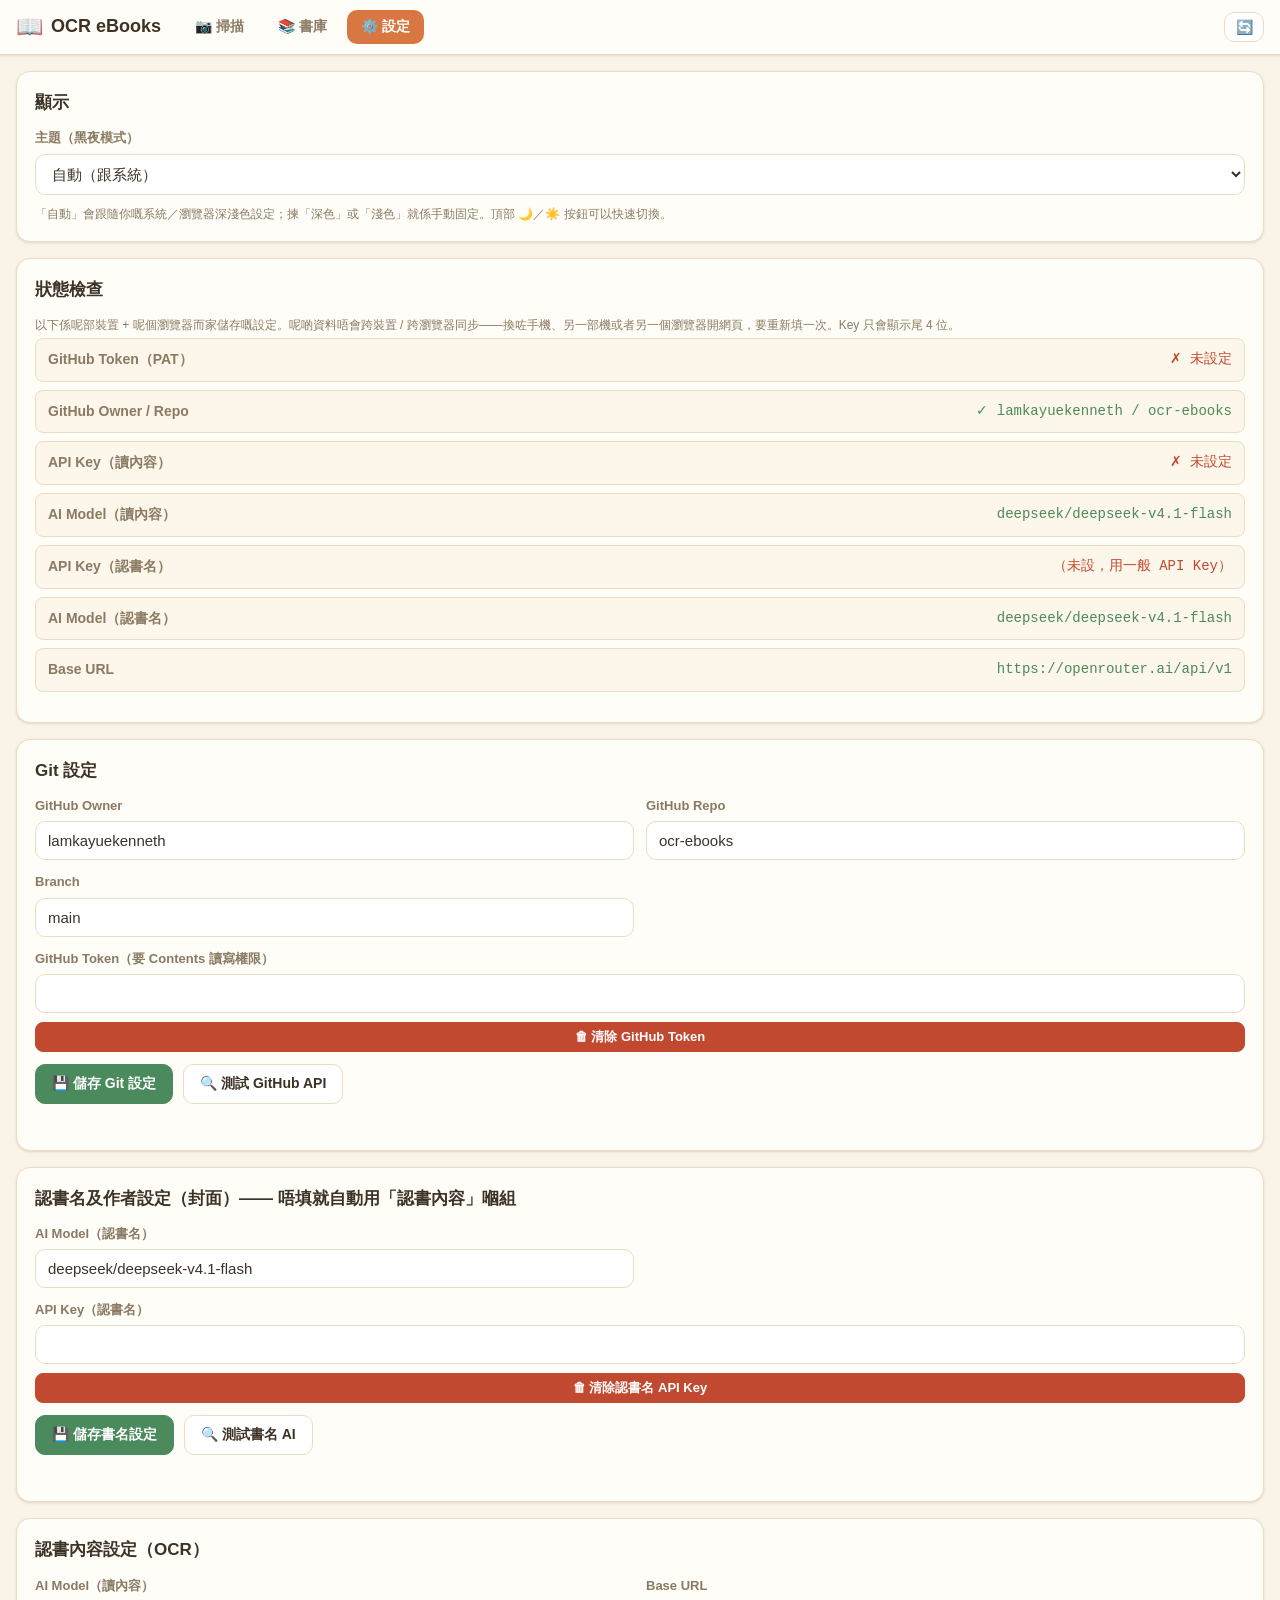
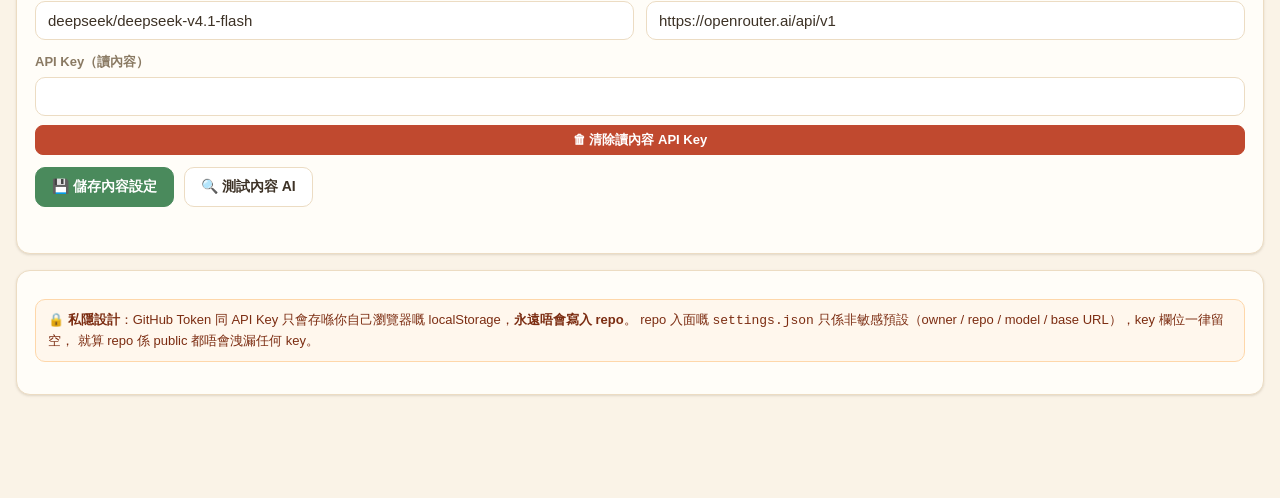
<file: index.html>
<!DOCTYPE html>
<html lang="zh-Hant">
<head>
<meta charset="UTF-8">
<meta name="viewport" content="width=device-width, initial-scale=1, viewport-fit=cover">
<title>OCR eBooks — 書本掃描記事</title>
<link rel="icon" href="data:image/svg+xml,<svg xmlns='http://www.w3.org/2000/svg' viewBox='0 0 100 100'><text y='.9em' font-size='90'>📖</text></svg>">
<link rel="stylesheet" href="style.css?v=2">
</head>
<body>

<header class="app-header">
  <div class="brand"><span class="logo">📖</span> OCR eBooks <span id="ver-info" class="ver-info" title="最後一次 push 到 GitHub 嘅版本時間">…</span></div>
  <nav class="tabs" id="tabs">
    <button class="tab active" data-tab="scan">📷 掃描</button>
    <button class="tab" data-tab="library">📚 書庫</button>
    <button class="tab" data-tab="settings">⚙️ 設定</button>
  </nav>
  <button class="btn theme-toggle" id="btn-theme" title="主題：自動（跟系統）（撳一下切換）">🔄</button>
</header>

<main>
  <!-- ============ 掃描頁 ============ -->
  <section id="page-scan" class="page active">

    <!-- 書名 / 作者 -->
    <div class="card">
      <h2>書本資料</h2>
      <div class="row-2">
        <label>書名
          <input id="book-title" class="input" placeholder="書名（可以手動輸入）" autocomplete="off">
        </label>
        <label>作者
          <input id="book-author" class="input" placeholder="作者" autocomplete="off">
        </label>
      </div>
      <div class="book-dropzone" id="book-dropzone">
        <p class="dz-text">📕 將書名 / 封面圖片拖到呢度，或撳下面按鈕，AI 會自動認書名及作者</p>
        <div class="btn-group">
          <button type="button" class="btn" id="btn-book-camera">📸 即時影相</button>
          <button type="button" class="btn" id="btn-book-browse">🖼 瀏覽上傳</button>
          <button type="button" class="btn" id="btn-book-paste">📋 貼上剪貼簿</button>
        </div>
        <input type="file" id="book-file-input" accept="image/*" hidden>
        <input type="file" id="book-camera-input" accept="image/*" capture="environment" hidden>
        <p class="hint">提示：貼上（Ctrl+V）圖片時，如果滑鼠指住呢個框，就會當封面處理；否則當書頁相片。</p>
      </div>
    </div>

    <!-- 頁面相片上傳 -->
    <div class="card">
      <h2>頁面照片</h2>
      <div class="dropzone" id="page-dropzone">
        <p class="dz-text">📄 拖曳書頁圖片到呢度（可多張）</p>
        <div class="btn-group">
          <button type="button" class="btn primary" id="btn-camera">📸 即時影相</button>
          <button type="button" class="btn primary" id="btn-browse">🖼 瀏覽上傳</button>
          <button type="button" class="btn primary" id="btn-page-paste">📋 貼上剪貼簿</button>
          <button type="button" class="btn accent" id="btn-analyze">🤖 AI 分析</button>
        </div>
        <input type="file" id="page-file-input" accept="image/*" multiple hidden>
        <input type="file" id="page-camera-input" accept="image/*" capture="environment" hidden>
        <p class="hint">支援多張圖片。相片只會喺瀏覽器記憶體處理，分析完唔會儲存去 repo 或任何地方。</p>
      </div>
      <div id="thumb-grid" class="thumb-grid"></div>
      <div id="progress" class="progress hidden"></div>
    </div>

    <!-- AI 結果 -->
    <div class="card">
      <h2>AI 辨識結果（每張相獨立核對儲存）</h2>
      <div class="toolbar">
        <label class="grow">儲存檔名
          <input id="file-name" class="input" placeholder="例如 physics（唔使打 .json）" autocomplete="off">
        </label>
        <button type="button" class="btn" id="btn-pick-existing" style="align-self:flex-end">📂 選擇現有檔案（append）</button>
      </div>
      <div id="result-cards" class="result-cards"></div>
    </div>
  </section>

  <!-- ============ 書庫頁 ============ -->
  <section id="page-library" class="page">
    <div class="card">
      <h2>書庫</h2>
      <input id="lib-filter" class="input filter" placeholder="🔍 篩選書名 / 作者 / 檔案名稱...">
      <div class="table-wrap">
        <table id="lib-table">
          <thead>
            <tr><th style="width:22%">檔案</th><th style="width:30%">書名</th><th style="width:30%">作者</th><th style="width:10%">條目</th><th style="width:130px"></th></tr>
          </thead>
          <tbody></tbody>
        </table>
      </div>
      <p class="hint" id="lib-hint"></p>
    </div>

    <div class="card hidden" id="book-detail-card">
      <h2 id="book-detail-title"></h2>
      <p class="hint">按 Page 排序；每條 row 都可以直接編輯，刪除後撳「儲存修改」寫返入 repo。</p>
      <div class="picker-filters" id="detail-filters">
        <input id="df-topic" class="input" placeholder="🔍 篩選 Topic">
        <input id="df-chapter" class="input" placeholder="🔍 篩選 Chapter">
        <input id="df-content" class="input" placeholder="🔍 篩選 Content">
        <button type="button" class="btn small" id="btn-clear-detail-filters" title="清除全部篩選">✕ 清除</button>
      </div>
      <div class="table-wrap">
        <table id="book-detail-table">
          <thead>
            <tr><th style="width:17%">Topic<br><small>章・頁</small></th><th style="width:calc(83% - 36px)">Content</th><th style="width:36px"></th></tr>
          </thead>
          <tbody></tbody>
        </table>
      </div>
      <div class="btn-group" style="margin-top:10px">
        <button type="button" class="btn" id="btn-detail-add-row">＋ 手動新增一行</button>
      </div>
      <div class="btn-group">
        <button type="button" class="btn success" id="btn-detail-save">💾 儲存修改</button>
        <button type="button" class="btn" id="btn-detail-back">✕ 關閉此書</button>
      </div>
    </div>
  </section>

  <!-- ============ 設定頁 ============ -->
  <section id="page-settings" class="page">
    <div class="card">
      <h2>顯示</h2>
      <div class="form-grid">
        <label class="span-2">主題（黑夜模式）
          <select id="theme-select" class="input">
            <option value="auto">自動（跟系統）</option>
            <option value="light">淺色（手動）</option>
            <option value="dark">深色（手動）</option>
          </select>
        </label>
      </div>
      <p class="hint">「自動」會跟隨你嘅系統／瀏覽器深淺色設定；揀「深色」或「淺色」就係手動固定。頂部 🌙／☀️ 按鈕可以快速切換。</p>
    </div>

    <div class="card">
      <h2>狀態檢查</h2>
      <p class="hint">以下係呢部裝置 + 呢個瀏覽器而家儲存嘅設定。呢啲資料唔會跨裝置 / 跨瀏覽器同步——換咗手機、另一部機或者另一個瀏覽器開網頁，要重新填一次。Key 只會顯示尾 4 位。</p>
      <div class="status-table">
        <div class="st-row"><span class="st-label">GitHub Token（PAT）</span><span class="st-value" id="st-gh-token">—</span></div>
        <div class="st-row"><span class="st-label">GitHub Owner / Repo</span><span class="st-value" id="st-gh-repo">—</span></div>
        <div class="st-row"><span class="st-label">API Key（讀內容）</span><span class="st-value" id="st-api-key">—</span></div>
        <div class="st-row"><span class="st-label">AI Model（讀內容）</span><span class="st-value" id="st-model">—</span></div>
        <div class="st-row"><span class="st-label">API Key（認書名）</span><span class="st-value" id="st-title-api-key">—</span></div>
        <div class="st-row"><span class="st-label">AI Model（認書名）</span><span class="st-value" id="st-title-model">—</span></div>
        <div class="st-row"><span class="st-label">Base URL</span><span class="st-value" id="st-base-url">—</span></div>
      </div>
    </div>

    <div class="card">
      <h2>Git 設定</h2>
      <div class="form-grid">
        <label>GitHub Owner
          <input id="set-owner" class="input" autocomplete="off">
        </label>
        <label>GitHub Repo
          <input id="set-repo" class="input" autocomplete="off">
        </label>
        <label>Branch
          <input id="set-branch" class="input" autocomplete="off">
        </label>
        <label class="span-2">GitHub Token（要 Contents 讀寫權限）
          <input id="set-gh-token" class="input" type="password" autocomplete="off">
          <button type="button" class="btn small danger mt-4" id="btn-clear-gh-token">🗑 清除 GitHub Token</button>
        </label>
      </div>
      <div class="btn-group">
        <button type="button" class="btn success" id="btn-save-git">💾 儲存 Git 設定</button>
        <button type="button" class="btn" id="btn-test-gh">🔍 測試 GitHub API</button>
      </div>
      <div id="test-result-gh" class="status"></div>
    </div>

    <div class="card">
      <h2>認書名及作者設定（封面）—— 唔填就自動用「認書內容」嗰組</h2>
      <div class="form-grid">
        <label>AI Model（認書名）
          <input id="set-title-model" class="input" autocomplete="off">
        </label>
        <label class="span-2">API Key（認書名）
          <input id="set-title-api-key" class="input" type="password" autocomplete="off">
          <button type="button" class="btn small danger mt-4" id="btn-clear-title-api-key">🗑 清除認書名 API Key</button>
        </label>
      </div>
      <div class="btn-group">
        <button type="button" class="btn success" id="btn-save-title">💾 儲存書名設定</button>
        <button type="button" class="btn" id="btn-test-title-ai">🔍 測試書名 AI</button>
      </div>
      <div id="test-result-title" class="status"></div>
    </div>

    <div class="card">
      <h2>認書內容設定（OCR）</h2>
      <div class="form-grid">
        <label>AI Model（讀內容）
          <input id="set-model" class="input" autocomplete="off">
        </label>
        <label>Base URL
          <input id="set-base-url" class="input" autocomplete="off">
        </label>
        <label class="span-2">API Key（讀內容）
          <input id="set-api-key" class="input" type="password" autocomplete="off">
          <button type="button" class="btn small danger mt-4" id="btn-clear-api-key">🗑 清除讀內容 API Key</button>
        </label>
      </div>
      <div class="btn-group">
        <button type="button" class="btn success" id="btn-save-content">💾 儲存內容設定</button>
        <button type="button" class="btn" id="btn-test-ai">🔍 測試內容 AI</button>
      </div>
      <div id="test-result-ai" class="status"></div>
    </div>

    <div class="card">
      <div class="security-note">
        🔒 <b>私隱設計</b>：GitHub Token 同 API Key 只會存喺你自己瀏覽器嘅 localStorage，<b>永遠唔會寫入 repo</b>。
        repo 入面嘅 <code>settings.json</code> 只係非敏感預設（owner / repo / model / base URL），key 欄位一律留空，
        就算 repo 係 public 都唔會洩漏任何 key。
      </div>
    </div>
  </section>
</main>

<div class="modal-overlay hidden" id="file-picker-modal">
  <div class="modal">
    <div class="modal-header">
      <h2>📂 選擇現有書檔（新內容會 append 喺後面）</h2>
      <button type="button" class="modal-close" id="file-picker-close" title="關閉">✕</button>
    </div>
    <div class="picker-filters">
      <input id="fp-filter-file" class="input" placeholder="🔍 篩選檔案名">
      <input id="fp-filter-title" class="input" placeholder="🔍 篩選書名">
      <input id="fp-filter-author" class="input" placeholder="🔍 篩選作者">
    </div>
    <div class="table-wrap">
      <table id="file-picker-table">
        <thead>
          <tr><th style="width:24%">檔案</th><th style="width:30%">書名</th><th style="width:30%">作者</th><th style="width:16%">條目</th></tr>
        </thead>
        <tbody></tbody>
      </table>
    </div>
    <p class="hint" id="fp-hint"></p>
  </div>
</div>

<!-- 書庫：編輯書名 / 作者 popup -->
<div class="modal-overlay hidden" id="book-meta-modal">
  <div class="modal">
    <div class="modal-header">
      <h2>📚 編輯書名及作者</h2>
      <button type="button" class="modal-close" id="book-meta-close" title="關閉">✕</button>
    </div>
    <div class="modal-body">
      <p class="hint" id="book-meta-file"></p>
      <label>檔名（可以重新命名，自動補 .json）
        <input id="book-meta-filename" class="input" autocomplete="off">
      </label>
      <div class="row-2">
        <label>書名
          <input id="book-meta-title" class="input" placeholder="書名（可以手動輸入）" autocomplete="off">
        </label>
        <label>作者
          <input id="book-meta-author" class="input" placeholder="作者" autocomplete="off">
        </label>
      </div>
      <div class="book-dropzone" id="book-meta-dropzone">
        <p class="dz-text">📕 將書名 / 封面圖片拖到呢度，或撳下面按鈕，AI 會自動認書名及作者</p>
        <div class="btn-group">
          <button type="button" class="btn" id="btn-book-meta-camera">📸 即時影相</button>
          <button type="button" class="btn" id="btn-book-meta-browse">🖼 瀏覽上傳</button>
          <button type="button" class="btn" id="btn-book-meta-paste">📋 貼上剪貼簿</button>
        </div>
        <input type="file" id="book-meta-file-input" accept="image/*" hidden>
        <input type="file" id="book-meta-camera-input" accept="image/*" capture="environment" hidden>
        <p class="hint">提示：貼上（Ctrl+V）圖片時，如果滑鼠指住呢個框，就會當封面處理。</p>
      </div>
      <div class="btn-group" style="margin-top:12px">
        <button type="button" class="btn success" id="btn-book-meta-save">💾 儲存書名 / 作者</button>
        <button type="button" class="btn" id="btn-book-meta-cancel">取消</button>
      </div>
      <div id="book-meta-status" class="status"></div>
    </div>
  </div>
</div>

<div id="toast" class="toast"></div>

<!-- 全屏灰色 loading 遮罩（AI 分析期間防止操作） -->
<div id="loading-overlay" class="loading-overlay hidden">
  <div class="loading-box">
    <div class="spinner"></div>
    <div id="loading-text">處理中…</div>
  </div>
</div>

<!-- 全屏內容編輯框（撳 content textbox 彈出，方便放大編輯） -->
<div id="full-edit-overlay" class="full-edit-overlay hidden">
  <div class="full-edit-box">
    <div class="full-edit-header">
      <span id="full-edit-title">📝 編輯內容</span>
      <button id="full-edit-discard" class="btn danger">🗑 捨棄變更</button>
      <button id="full-edit-close" class="btn success">✓ 完成</button>
    </div>
    <textarea id="full-edit-text" spellcheck="false"></textarea>
  </div>
</div>

<script src="app.js?v=2"></script>
</body>
</html>
</file>
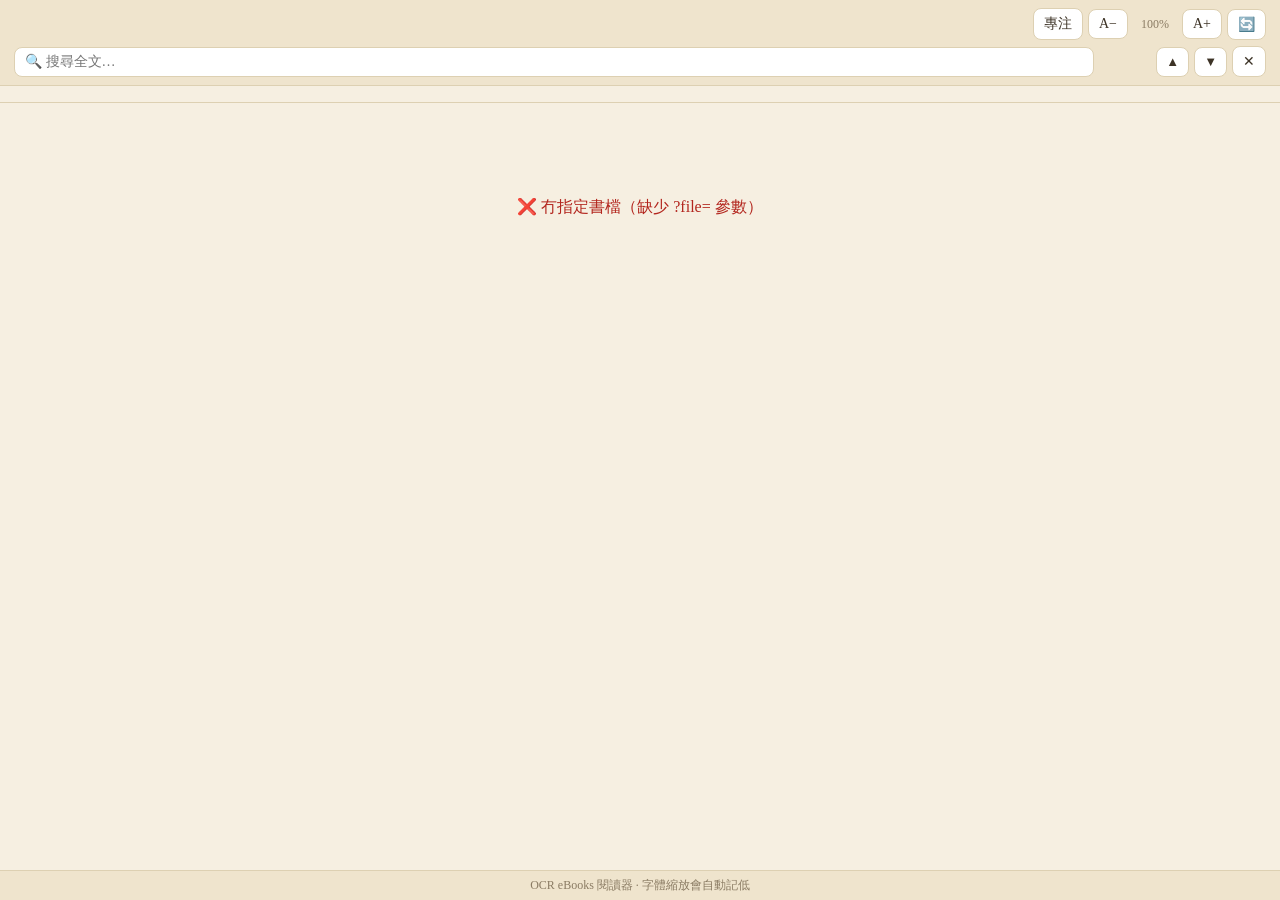
<file: reader.html>
<!DOCTYPE html>
<html lang="zh-Hant">
<head>
<meta charset="UTF-8">
<meta name="viewport" content="width=device-width, initial-scale=1">
<title>閱讀器 · OCR eBooks</title>
<style>
:root {
  --paper: #f6efe1;
  --paper2: #efe4cd;
  --ink: #3d3326;
  --muted: #8a7b63;
  --accent: #a8622a;
  --mark: #ffd54f;
  --mark-act: #ffb300;
  --line: #ddd0b2;
}
* { box-sizing: border-box; margin: 0; padding: 0; }
body {
  background: var(--paper); color: var(--ink);
  font-family: 'Noto Serif SC', 'Songti SC', 'STSong', Georgia, 'Times New Roman', serif;
}
header {
  position: sticky; top: 0; z-index: 20;
  background: var(--paper2); border-bottom: 1px solid var(--line);
  padding: 8px 14px;
  display: flex; flex-wrap: wrap; align-items: center; gap: 6px 12px;
}
/* 行 1：書名 + font 調整（A−/A+ 喺書名最右邊同一行） */
.row1 { display: flex; align-items: center; gap: 10px; width: 100%; min-width: 0; }
.book-title {
  font-size: 18px; font-weight: 800; letter-spacing: .5px;
  margin-right: auto; min-width: 0;
  overflow: hidden; text-overflow: ellipsis; white-space: nowrap;
}
.ctl { display: flex; align-items: center; gap: 5px; flex: 0 0 auto; }
/* 行 2：搜尋相關全部同一行 */
.row2 { display: flex; align-items: center; width: 100%; min-width: 0; }
.search-wrap { display: flex; align-items: center; gap: 5px; width: 100%; min-width: 0; }
.btn {
  font-family: inherit; font-size: 14px;
  background: #fff; color: var(--ink);
  border: 1px solid var(--line); border-radius: 8px;
  padding: 6px 10px; cursor: pointer;
}
.btn:hover { background: #fdf8ee; }
.btn:disabled { opacity: .4; cursor: default; }
#font-pct { font-size: 12px; color: var(--muted); min-width: 44px; text-align: center; }
#search {
  font-family: inherit; font-size: 14px;
  border: 1px solid var(--line); border-radius: 8px;
  padding: 6px 10px; flex: 1 1 auto; min-width: 0; background: #fff;
}
#count {
  font-size: 12px; color: var(--muted); white-space: nowrap; min-width: 52px; text-align: center;
  align-self: center; line-height: 1;
}
.arrow { padding: 6px 9px; font-size: 13px; }
.focus-btn.active { background: var(--accent); color: #fff; border-color: var(--accent); }
/* 黑夜模式（body.dark，同主 app 共用 ocreb_settings.theme：auto / light / dark） */
body.dark {
  --paper: #1b1712;
  --paper2: #241e16;
  --ink: #e6dccb;
  --muted: #a79a82;
  --accent: #d98b52;
  --mark: #a9742e;
  --mark-act: #c78a34;
  --line: #40382c;
}
body.dark .btn, body.dark #search { background: #2b241c; color: var(--ink); }
body.dark .btn:hover { background: #352c20; }
body.dark.focus-mode #focus-sentence {
  color: #f2ead8;
  background: linear-gradient(135deg, rgba(43, 36, 28, .92), rgba(43, 36, 28, .62));
  border: 1px solid rgba(120, 105, 85, .9);
  box-shadow: 0 4px 18px rgba(0, 0, 0, .5), inset 0 1px 3px rgba(255, 255, 255, .06);
}
/* Focus：專注一句——目標句玻璃面板（半透明白 + 光邊 + 陰影，唔會 blur 其他字），其他字保持正常色 */
#btn-focus-prev, #btn-focus-next { display: none; }
body.focus-mode #btn-focus-prev, body.focus-mode #btn-focus-next { display: inline-block; }
body.focus-mode #focus-sentence {
  color: #111;
  background: linear-gradient(135deg, rgba(255, 255, 255, .88), rgba(255, 255, 255, .55));
  border: 1px solid rgba(255, 255, 255, .95);
  border-radius: 8px;
  box-shadow: 0 4px 18px rgba(0, 0, 0, .14), inset 0 1px 3px rgba(255, 255, 255, 1);
  padding: 1px 4px;
  box-decoration-break: clone;
  -webkit-box-decoration-break: clone;
}
/* 浮動句子導航（畫面右邊中間，半透明） */
.focus-floating {
  position: fixed; right: 10px; top: 50%; transform: translateY(-50%);
  z-index: 30; display: none; flex-direction: column; gap: 10px;
  opacity: .55;
}
body.focus-mode .focus-floating { display: flex; }
.focus-floating .btn {
  width: 44px; height: 44px; border-radius: 50%;
  background: rgba(255, 255, 255, .65);
  border: 1px solid rgba(0, 0, 0, .18);
  color: var(--ink, #3d3326);
  font-size: 15px; padding: 0; line-height: 1;
  box-shadow: 0 2px 8px rgba(0, 0, 0, .12);
}
/* 遮罩高過 main，但低過 chapters / header（保持導航可用） */
.chapters { z-index: 10; }
.chapters {
  position: sticky; z-index: 15;          /* top 由 JS 按 header 實際高度設定，desktop/mobile 都浮頂 */
  background: var(--paper); border-bottom: 1px solid var(--line);
  padding: 8px 14px;
  display: flex; gap: 8px; overflow-x: auto; white-space: nowrap;
}
.chip {
  font-family: inherit; font-size: 13px;
  border: 1px solid var(--line); border-radius: 999px;
  background: #fdf9f0; color: var(--accent);
  padding: 4px 14px; cursor: pointer; flex: 0 0 auto;
}
.chip:hover { background: #f7ead6; }
main {
  width: 100%;
  padding: 30px 24px 90px;
  font-size: 19px; line-height: 1.9;
}
.section { margin-bottom: 2px; }
.section + .section { margin-top: 1.8em; }   /* 新章 / 新節之間留空行分隔 */
.section .topic {
  font-size: 1.35em; font-weight: 800; letter-spacing: .5px;
  margin: .3em 0 .45em; color: var(--ink);
  line-height: 1.4;
}
.section .topic.no-tag { margin-top: 0; }   /* chapter 冇變 → section 之間已經有間距，唔使再加 */
.chapter-tag {
  display: inline-block;
  font-size: .75em; font-weight: 600; color: var(--accent);
  background: #f3e8d2; border: 1px solid var(--line);
  border-radius: 999px; padding: 2px 12px;
  margin: 1.4em 0 0;
}
.section .content {
  text-align: justify; text-justify: inter-ideograph;
  white-space: pre-wrap;           /* 保留 \n\n 段落分隔 */
  word-break: break-word;
}
.section .content + .content { margin-top: 0; }   /* 同 topic 多頁完全無縫：行之間冇空行 */
.section .content:empty::after { content: '（內容從缺）'; color: var(--muted); font-style: italic; }
mark { background: var(--mark); color: #5d4037; padding: 0 2px; border-radius: 2px; }
mark.active { background: var(--mark-act); outline: 2px solid #b07d00; }
.empty {
  text-align: center; color: var(--muted);
  padding: 60px 20px; font-size: 17px;
}
.err { text-align: center; color: #b3261e; padding: 60px 20px; font-size: 16px; line-height: 1.7; }
footer {
  position: fixed; bottom: 0; left: 0; right: 0;
  background: var(--paper2); border-top: 1px solid var(--line);
  text-align: center; font-size: 12px; color: var(--muted);
  padding: 6px;
}
@media (max-width: 640px) {
  header { padding: 6px 10px; gap: 5px 8px; }
  .book-title { font-size: 15px; }
  .btn { padding: 5px 8px; font-size: 13px; }
  #search { font-size: 13px; padding: 5px 8px; }
  main { padding: 18px 14px 70px; }
  .chapters { padding: 6px 10px; }
}
/* Bookmark loading overlay */
#bookmark-loading {
  position: fixed; inset: 0; background: rgba(0,0,0,0.5); z-index: 9999;
  display: none; align-items: center; justify-content: center; flex-direction: column; gap: 12px;
}
#bookmark-loading.show { display: flex; }
#bookmark-loading .spinner {
  width: 40px; height: 40px; border: 4px solid rgba(255,255,255,0.3);
  border-top-color: #fff; border-radius: 50%; animation: spin 0.8s linear infinite;
}
#bookmark-loading .text { color: #fff; font-size: 16px; font-weight: 600; }
@keyframes spin { to { transform: rotate(360deg); } }
</style>
</head>
<body>

<header>
  <div class="row1">
    <div class="book-title" id="book-title">⋯</div>
    <div class="ctl">
      <button class="btn arrow" id="btn-focus-prev" title="上一句（↑）">▲</button>
      <button class="btn arrow" id="btn-focus-next" title="下一句（↓）">▼</button>
      <button class="btn focus-btn" id="btn-focus" title="專注模式：突出當前句">專注</button>
      <button class="btn" id="font-down" title="縮細字體">A−</button>
      <span id="font-pct">100%</span>
      <button class="btn" id="font-up" title="放大字體">A+</button>
      <button class="btn" id="btn-theme" title="主題：自動（跟系統）（撳一下切換）">🔄</button>
    </div>
  </div>
  <div class="row2">
    <div class="search-wrap">
      <input id="search" type="text" placeholder="🔍 搜尋全文…" autocomplete="off">
      <span id="count"></span>
      <button class="btn arrow" id="prev" title="上一個匹配">▲</button>
      <button class="btn arrow" id="next" title="下一個匹配">▼</button>
      <button class="btn" id="close" title="關閉">✕</button>
    </div>
  </div>
</header>

<div class="chapters" id="chapters"></div>

<!-- 浮動句子導航（畫面右邊中間） -->
<div class="focus-floating" id="focus-floating">
  <button class="btn" id="float-focus-prev" title="上一句">▲</button>
  <button class="btn" id="float-focus-next" title="下一句">▼</button>
</div>

<main id="book"></main>
<footer>OCR eBooks 閱讀器 · 字體縮放會自動記低</footer>

<!-- Focus：目標句用 span 標記（其餘文字 color 淡化，唔需要遮罩層） -->

<script>
(function () {
  const $ = (sel) => document.querySelector(sel);

  const params = new URLSearchParams(location.search);
  const file = params.get('file') || '';
  let settings = {};
  try { settings = JSON.parse(localStorage.getItem('ocreb_settings') || '{}'); } catch (e) { /* ignore */ }

  /* 主題（黑夜模式）：auto / light / dark，同主 app 共用設定 */
  const themeBtn = $('#btn-theme');
  function readerDark() {
    const t = settings.theme || 'auto';
    if (t === 'dark') return true;
    if (t === 'light') return false;
    return !!(window.matchMedia && window.matchMedia('(prefers-color-scheme: dark)').matches);
  }
  function applyReaderTheme() {
    const dark = readerDark();
    document.body.classList.toggle('dark', dark);
    if (themeBtn) themeBtn.textContent = (settings.theme || 'auto') === 'auto' ? '🔄' : (dark ? '🌙' : '☀️');
  }
  applyReaderTheme();
  if (themeBtn) themeBtn.addEventListener('click', () => {
    const cur = settings.theme || 'auto';
    settings.theme = cur === 'auto' ? 'dark' : (cur === 'dark' ? 'light' : 'auto');
    try { localStorage.setItem('ocreb_settings', JSON.stringify(settings)); } catch (e) { /* ignore */ }
    applyReaderTheme();
  });
  if (window.matchMedia) {
    window.matchMedia('(prefers-color-scheme: dark)').addEventListener('change', () => {
      if ((settings.theme || 'auto') === 'auto') applyReaderTheme();
    });
  }

  const owner = settings.github_owner || 'lamkayuekenneth';
  const repo  = settings.github_repo  || 'ocr-ebooks';
  const branch = settings.github_branch || 'main';
  const token = settings.github_token || '';

  let rows = [];
  let currentSha = '';       /* book json 嘅 SHA（PUT 更新要用） */
  let currentCsvSha = '';    /* book csv 嘅 SHA */
  let bookCsvPath = '';      /* 對應 csv 路徑 */
  let bookCsvText = '';      /* 現有 csv 完整內容 */
  let bookData = null;       /* 完整 book object（改 bookmark 直接用，唔使再 fetch） */
  let initialBookmark = '';   /* 開書時讀到嘅 bookmark */
  let currentTopPage = '';   /* 當前最頂部顯示緊嘅 page */
  let fontScale = parseFloat(localStorage.getItem('ocr_reader_font') || '1');
  if (!(fontScale >= 0.6 && fontScale <= 2)) fontScale = 1;
  let searchQ = '';
  let matches = [];
  let matchIdx = -1;

  function esc(s) {
    return String(s ?? '').replace(/[&<>"']/g, (c) => ({
      '&': '&amp;', '<': '&lt;', '>': '&gt;', '"': '&quot;', "'": '&#39;'
    }[c]));
  }
  function hl(text, q) {
    const s = String(text ?? '');
    if (!q) return esc(s);
    const low = s.toLowerCase(), ql = q.toLowerCase();
    if (!low.includes(ql)) return esc(s);
    let out = '', i = 0;
    while (true) {
      const j = low.indexOf(ql, i);
      if (j < 0) { out += esc(s.slice(i)); break; }
      out += esc(s.slice(i, j)) + '<mark>' + esc(s.slice(j, j + ql.length)) + '</mark>';
      i = j + ql.length;
    }
    return out;
  }
  function pageSortKey(p) {
    const s = String(p || '').trim();
    const m = /(\d+)([a-zA-Z\u3400-\u9fff]?)/.exec(s);
    if (!m) return [Infinity, Infinity, s];
    return [parseInt(m[1], 10) || 0, m[2] ? 1 : 0, String(m[2] || '').toLowerCase()];
  }

  async function load() {
    const t = $('#book-title');
    t.textContent = file.replace(/^books\//, '').replace(/\.json$/, '');
    if (!file) { $('#book').innerHTML = '<div class="err">❌ 冇指定書檔（缺少 ?file= 參數）</div>'; return; }
    if (!token) {
      $('#book').innerHTML = '<div class="err">🔒 未登入 GitHub。<br><br>請先喺主頁「設定」頁填入正確 GitHub Token 先可以睇書。<br><br><a href="index.html?tab=settings" style="color:var(--accent)">⚙️ 前往設定頁輸入 Token</a></div>';
      return;
    }
    try {
      const headers = { 'Accept': 'application/vnd.github+json' };
      if (token) headers['Authorization'] = 'Bearer ' + token;
      const url = 'https://api.github.com/repos/' + encodeURIComponent(owner) + '/' + encodeURIComponent(repo) +
                  '/contents/' + encodeURIComponent(file) + '?ref=' + encodeURIComponent(branch);
      const res = await fetch(url, { headers });
      if (!res.ok) throw new Error('HTTP ' + res.status + '（檢查設定頁嘅 GitHub 資料）');
      const data = await res.json();
      /* GitHub 可能回傳 base64 wrapper（無 raw header 時）：自己解碼，確保任何環境都一致 */
      let book = data;
      if (data && data.encoding === 'base64' && data.content) {
        const bin = atob(data.content.replace(/\s/g, ''));
        const bytes = Uint8Array.from(bin, c => c.charCodeAt(0));
        book = JSON.parse(new TextDecoder('utf-8').decode(bytes));
      }
      if (book.book_title) t.textContent = book.book_title;
      document.title = (book.book_title || t.textContent) + ' · OCR eBooks';
      currentSha = data.sha || '';
      initialBookmark = String(book.bookmark || '').trim();
      bookData = book;   /* 存完整 book object，之後改 bookmark 直接用 */
      bookCsvPath = file.replace(/^books\//, 'books_csv/').replace(/\.json$/, '.csv');

      /* 順手 fetch 一次 csv 內容同 sha（之後改 bookmark 直接用，唔使再 fetch） */
      try {
        const csvRes = await fetch(`https://api.github.com/repos/${owner}/${repo}/contents/${encodeURIComponent(bookCsvPath)}?ref=${encodeURIComponent(branch)}`, {
          headers: { 'Authorization': 'Bearer ' + token, 'Accept': 'application/vnd.github+json' }
        });
        if (csvRes.ok) {
          const csvData = await csvRes.json();
          currentCsvSha = csvData.sha || '';
          const csvBin = atob(csvData.content.replace(/\s/g, ''));
          bookCsvText = new TextDecoder('utf-8').decode(Uint8Array.from(csvBin, c => c.charCodeAt(0)));
        }
      } catch (e) { /* csv 可能唔存在，忽略 */ }

      /* 檢查 localStorage 有冇 pending bookmark（上次 refresh/close 時未寫入 repo） */
      try {
        const pk = 'ocr_pending_bookmark_' + file;
        const pending = localStorage.getItem(pk);
        if (pending && pending !== initialBookmark) {
          localStorage.removeItem(pk);
          saveBookmark(pending);   /* 背景寫入，唔阻住開書 */
          initialBookmark = pending;
        }
      } catch (e) {}
      rows = (Array.isArray(book.rows) ? book.rows : [])
        .filter(r => (r.content && r.content.trim()) || (r.chapter && r.chapter.trim()))   /* 冇 topic 但有內容／章節名都要顯示（婚禮程序、純文字頁） */
        .map(r => ({ topic: (r.topic || '').trim(), content: (r.content || '').trim(), chapter: (r.chapter || '').trim(), page: (r.page || '').trim() }))
        .sort((a, b) => {
          const ka = pageSortKey(a.page), kb = pageSortKey(b.page);
          return ka[0] - kb[0] || ka[1] - kb[1] || ka[2].localeCompare(kb[2]);
        });
      buildChapters();
      render();
    } catch (e) {
      $('#book').innerHTML = '<div class="err">❌ 讀取失敗：' + esc(e.message) + '<br><br><a href="index.html" style="color:var(--accent)">返回主頁</a></div>';
    }
  }

  function buildChapters() {
    const seen = new Set();
    rows.forEach(r => { const c = r.chapter; if (c && !seen.has(c)) seen.add(c); });
    const list = Array.from(seen);
    const wrap = $('#chapters');
    wrap.innerHTML = '';
    if (!list.length) { wrap.style.display = 'none'; return; }
    wrap.style.display = 'flex';
    list.forEach(c => {
      const chip = document.createElement('button');
      chip.className = 'chip';
      chip.textContent = c;
      chip.title = '跳到「' + c + '」';
      chip.onclick = () => {
        const el = document.querySelector('.section[data-chapter="' + CSS.escape(c) + '"]');
        if (el) {
          /* 減返 sticky header + chapter 導航列高度，避免遮住章節開頭 */
          const offset = document.querySelector('header').getBoundingClientRect().height +
                         document.querySelector('.chapters').getBoundingClientRect().height + 8;
          const top = el.getBoundingClientRect().top + window.scrollY - offset;
          window.scrollTo({ top: Math.max(0, top), behavior: 'smooth' });
        }
      };
      wrap.appendChild(chip);
    });
  }

  function render() {
    const main = $('#book');
    main.style.fontSize = (19 * fontScale) + 'px';
    main.innerHTML = '';
    if (!rows.length) {
      main.innerHTML = '<div class="empty">呢本書未有內容。</div>';
      updateCount();
      return;
    }
    let lastChapter = null, lastTopic = null, curSec = null;
    rows.forEach(r => {
      /* chapter 或 topic 改變 → 開新 section；topic 同上一行一樣就唔重複標題，內容直接接落去 */
      if (r.chapter !== lastChapter || r.topic !== lastTopic) {
        const chapterChanged = r.chapter !== lastChapter;
        curSec = document.createElement('div');
        curSec.className = 'section';
        if (r.chapter) curSec.dataset.chapter = r.chapter;
        /* chapter 標示：只有 chapter 同上一 row 唔同先至顯示（唔重複） */
        if (chapterChanged && r.chapter) {
          const tag = document.createElement('div');
          tag.className = 'chapter-tag';
          tag.textContent = r.chapter;
          curSec.appendChild(tag);
        }
        if (r.topic) {
          const topic = document.createElement('div');
          topic.className = 'topic';
          if (!chapterChanged) topic.classList.add('no-tag');   /* 冇 chapter tag → topic 前加空行分隔 */
          topic.innerHTML = searchQ ? hl(r.topic, searchQ) : esc(r.topic);
          curSec.appendChild(topic);
        }
        main.appendChild(curSec);
        lastChapter = r.chapter;
        lastTopic = r.topic;
      }
      let ctext = r.content || '';
      if (curSec.childElementCount > 0) ctext = ctext.replace(/^\n+/, '');   /* 行間無縫：合併行唔留開頭空行 */
      const content = document.createElement('div');
      content.className = 'content';
      content.dataset.page = r.page || '';
      content.innerHTML = searchQ ? hl(ctext, searchQ) : esc(ctext);
      curSec.appendChild(content);
    });
    updateCount();
    /* 開書後跳去 bookmark page */
    if (initialBookmark) {
      setTimeout(() => scrollToPage(initialBookmark), 100);
    }
  }

  /* 搵用戶實際睇緊邊個 page（視口中心落喺邊個 content 入面） */
  function getTopPage() {
    const contents = Array.from(document.querySelectorAll('#book .content[data-page]'));
    if (!contents.length) return '';
    /* 視口中心位置（扣除 header/chapters bar 嘅偏移） */
    const headerH = document.querySelector('header')?.getBoundingClientRect().height || 60;
    const chaptersH = document.querySelector('.chapters')?.getBoundingClientRect().height || 0;
    const viewTop = window.scrollY + headerH + chaptersH + 8;
    const viewBottom = window.scrollY + window.innerHeight;
    const viewCenter = (viewTop + viewBottom) / 2;
    /* 優先：視口中心落喺邊個 content 入面 */
    for (const c of contents) {
      const rect = c.getBoundingClientRect();
      const top = rect.top + window.scrollY;
      const bottom = top + rect.height;
      if (top <= viewCenter && bottom >= viewCenter) {
        return c.dataset.page;
      }
    }
    /* 兜底：視口中心喺兩個 content 之間，搵下面嗰個 */
    for (const c of contents) {
      const rect = c.getBoundingClientRect();
      const top = rect.top + window.scrollY;
      if (top >= viewCenter) {
        return c.dataset.page;
      }
    }
    return contents[contents.length - 1].dataset.page;
  }

  /* 滾動停低後自動儲存 bookmark（debounce 1.5 秒） */
  let autoSaveTimer = null;
  window.addEventListener('scroll', () => {
    if (autoSaveTimer) clearTimeout(autoSaveTimer);
    autoSaveTimer = setTimeout(async () => {
      const page = getTopPage();
      if (page && page !== initialBookmark) {
        try { await saveBookmark(page); initialBookmark = page; } catch (e) {}
      }
    }, 1500);
  }, { passive: true });

  /* 跳去指定 page */
  function scrollToPage(page) {
    if (!page) return;
    const el = document.querySelector(`#book .content[data-page="${CSS.escape(page)}"]`);
    if (!el) return;
    const offset = document.querySelector('header').getBoundingClientRect().height +
                   document.querySelector('.chapters').getBoundingClientRect().height + 8;
    const top = el.getBoundingClientRect().top + window.scrollY - offset;
    window.scrollTo({ top: Math.max(0, top), behavior: 'smooth' });
  }

  /* 寫入 bookmark 去 repo（json + csv）——用本地已讀嘅資料，唔使再 fetch 一次 */
  async function saveBookmark(page) {
    if (!page || !token || !bookData) return;
    try {
      /* 1. 改本地 bookData 嘅 bookmark 欄位 */
      bookData.bookmark = String(page);
      const newContent = new TextEncoder().encode(JSON.stringify(bookData, null, 2));
      const b64 = btoa(String.fromCharCode(...new Uint8Array(newContent)));
      await fetch(`https://api.github.com/repos/${owner}/${repo}/contents/${encodeURIComponent(file)}`, {
        method: 'PUT',
        headers: { 'Authorization': 'Bearer ' + token, 'Accept': 'application/vnd.github+json', 'Content-Type': 'application/json' },
        body: JSON.stringify({ message: `bookmark → p${page}`, content: b64, sha: currentSha, branch }),
        keepalive: true   /* 即使頁面關閉都會完成 */
      });

      /* 2. 改本地 csv 嘅 bookmark 行 */
      if (bookCsvText && currentCsvSha) {
        bookCsvText = bookCsvText.replace(/^bookmark,.*$/m, `bookmark,${page},,`);
        const csvBytes = new TextEncoder().encode(bookCsvText);
        const csvB64 = btoa(String.fromCharCode(...new Uint8Array(csvBytes)));
        await fetch(`https://api.github.com/repos/${owner}/${repo}/contents/${encodeURIComponent(bookCsvPath)}`, {
          method: 'PUT',
          headers: { 'Authorization': 'Bearer ' + token, 'Accept': 'application/vnd.github+json', 'Content-Type': 'application/json' },
          body: JSON.stringify({ message: `bookmark → p${page}`, content: csvB64, sha: currentCsvSha, branch }),
          keepalive: true
        });
      }
    } catch (e) { /* 寫入失敗唔好阻住關頁 */ }
  }

  function updateCount() {
    matches = Array.from(document.querySelectorAll('#book mark'));
    if (searchQ) {
      $('#count').textContent = matches.length ? '匹配 ' + (matchIdx + 1) + ' / ' + matches.length : '0 個匹配';
      $('#prev').disabled = !matches.length;
      $('#next').disabled = !matches.length;
      if (!matches.length) matchIdx = -1;
    } else {
      $('#count').textContent = '';
      $('#prev').disabled = true;
      $('#next').disabled = true;
      matchIdx = -1;
    }
  }

  function scrollToMatch() {
    if (!matches.length) return;
    if (matchIdx < 0 || matchIdx >= matches.length) matchIdx = 0;
    const m = matches[matchIdx];
    matches.forEach(x => x.classList.remove('active'));
    m.classList.add('active');
    $('#count').textContent = '匹配 ' + (matchIdx + 1) + ' / ' + matches.length;
    m.scrollIntoView({ block: 'center', behavior: 'smooth' });
  }

  $('#search').addEventListener('input', () => {
    searchQ = $('#search').value.trim().toLowerCase();
    matchIdx = -1;
    render();
    if (matches.length) { matchIdx = 0; scrollToMatch(); }
  });
  $('#prev').addEventListener('click', () => {
    if (!matches.length) return;
    matchIdx = (matchIdx - 1 + matches.length) % matches.length;
    scrollToMatch();
  });
  $('#next').addEventListener('click', () => {
    if (!matches.length) return;
    matchIdx = (matchIdx + 1) % matches.length;
    scrollToMatch();
  });

  function applyFont() {
    fontScale = Math.min(2, Math.max(0.6, Math.round(fontScale * 10) / 10));
    localStorage.setItem('ocr_reader_font', String(fontScale));
    $('#font-pct').textContent = Math.round(fontScale * 100) + '%';
    $('#book').style.fontSize = (19 * fontScale) + 'px';
  }

  /* chapter 導航固定浮喺 header 之下（desktop / mobile 都準確） */
  function fixChaptersTop() {
    const h = document.querySelector('header').getBoundingClientRect().height;
    document.querySelector('.chapters').style.top = h + 'px';
  }
  window.addEventListener('resize', fixChaptersTop);
  $('#font-up').addEventListener('click', () => { fontScale += 0.1; applyFont(); });
  $('#font-down').addEventListener('click', () => { fontScale -= 0.1; applyFont(); });

  /* =========================================================
   * Focus line（Chrome Reader Mode 專注閱讀風格）
   * ========================================================= */
  const dim = null;
  let focusMode = false, sentences = [], focusIdx = 0;

  /* 句尾判斷：中英句尾標點都處理；英文 '.' 避開數字（3.14、Mr. 唔誤斷） */
  function isSentEnd(text, i) {
    const ch = text[i];
    if ('。！？…；'.includes(ch)) return true;
    if (ch === '!' || ch === '?') return true;
    if (ch === '.') {
      const nx = text[i + 1] || '';
      if (/\d/.test(nx) || /[A-Za-z]/.test(nx)) return false;   /* 3.14 / Mr. / www. */
      return true;                                              /* 空格／結尾 → 英文句尾 */
    }
    return false;
  }

  function addSentence(node, s, e) {
    const r = document.createRange();
    r.setStart(node, s); r.setEnd(node, e);
    let first = null, last = null;
    for (const rc of r.getClientRects()) {
      if (rc.width < 1 || rc.height < 1) continue;
      if (!first) first = rc;
      last = rc;
    }
    if (!first || !last) return;
    sentences.push({
      node, s, e,                 /* 儲存 text node + 字符範圍，每次重建 Range（live Range 會被 unwrap/normalize 破壞） */
      top: first.top + window.scrollY,
      bottom: last.bottom + window.scrollY,
      text: node.data.slice(s, e).trim().slice(0, 30)
    });
  }

  /* 句尾標點後嘅關引號（」』”’）都要包入同一句：
     「…虛實。」」 → 整句含「。」＋關引號，唔好喺「。」就斷開 */
  const CLOSE_QUOTE_CH = /[」』”’]/;
  function closeQuoteEnd(text, i) {
    let e = i + 1;
    while (e < text.length && CLOSE_QUOTE_CH.test(text[e])) e++;
    return e;
  }

  /* 逐字符拆句：每個 text node 內按句尾標點切成一整句一整句 */
  function collectSentences() {
    sentences = [];
    const walker = document.createTreeWalker($('#book'), NodeFilter.SHOW_TEXT);
    while (walker.nextNode()) {
      const n = walker.currentNode;
      if (!n.data.trim()) continue;
      const pe = n.parentElement;
      if (pe && pe.closest('.chapter-tag, .topic')) continue;   /* 章節標籤／段落標題唔算句子 */
      const text = n.data;
      let s = 0;
      for (let i = 0; i < text.length; i++) {
        if (isSentEnd(text, i)) {
          const e = closeQuoteEnd(text, i);
          addSentence(n, s, e);
          s = e;
          while (s < text.length && /\s/.test(text[s])) s++;   /* 跳過句尾後嘅 \n 空白，唔好黐住上一行 */
        }
      }
      if (s < text.length) addSentence(n, s, text.length);
    }
  }

  function sentenceIndexAtCenter() {
    const center = window.scrollY + window.innerHeight * 0.42;
    for (let i = 0; i < sentences.length; i++) {
      const s = sentences[i];
      if (center >= s.top && center <= s.bottom) return i;
    }
    let best = 0, bd = Infinity;
    sentences.forEach((s, i) => {
      const d = Math.abs((s.top + s.bottom) / 2 - center);
      if (d < bd) { bd = d; best = i; }
    });
    return best;
  }

  /* 目標句用 <span id="focus-sentence"> 包起（surroundContents 會拆 text node，所以每次 apply 前重新掃描 DOM 取新鮮 node 引用） */
  function applyFocusSentence() {
    const old = $('#focus-sentence');
    if (old) {
      const p = old.parentNode;
      while (old.firstChild) p.insertBefore(old.firstChild, old);
      p.removeChild(old);
    }
    if (!focusMode) return;
    collectSentences();                                  /* 重新掃描（unwrap 後 DOM 乾淨，node 引用新鮮） */
    focusIdx = Math.min(focusIdx, sentences.length - 1);
    if (!sentences.length) return;
    updateFocusButtons();
    const s = sentences[focusIdx];
    const r = document.createRange();
    r.setStart(s.node, s.s);
    r.setEnd(s.node, s.e);
    const span = document.createElement('span');
    span.id = 'focus-sentence';
    try { r.surroundContents(span); } catch (e) { /* 唔好打斷渲染 */ }
  }

  function updateFocusLine() {
    if (!sentences.length) return;
    focusIdx = sentenceIndexAtCenter();   /* 中心句 → 全書只有呢句清晰 */
    applyFocusSentence();
  }

  /* 上／下一句導航（按鈕 ▲▼ 或鍵盤 ↑↓）——同點擊一樣用 900ms 慢速動畫，鎖定全程防止 scroll 重置 focus 句 */
  let focusNavLock = false;
  function updateFocusButtons() {
    const atStart = focusIdx <= 0, atEnd = focusIdx >= sentences.length - 1;
    $('#btn-focus-prev').disabled = atStart;
    $('#btn-focus-next').disabled = atEnd;
    $('#float-focus-prev').disabled = atStart;
    $('#float-focus-next').disabled = atEnd;
  }
  /* 目標 scroll 位置：句子中心對齊視口 0.42（短句都唔會俾中心句計走） */
  function sentenceCenterTarget(i) {
    const s = sentences[i];
    return (s.top + s.bottom) / 2 - window.innerHeight * 0.42;
  }
  function focusMove(d) {
    if (!focusMode || !sentences.length) return;
    focusIdx = Math.min(sentences.length - 1, Math.max(0, focusIdx + d));
    applyFocusSentence();
    updateFocusButtons();
    const target = sentenceCenterTarget(focusIdx);
    if (Math.abs(target - window.scrollY) > 1) {      /* 需要 scroll 先用 900ms 慢速動畫 */
      focusNavLock = true;
      slowScrollTo(Math.max(0, target), 900);
      setTimeout(() => { focusNavLock = false; }, 1200);
    }
  }

  let focusScrollTimer = null;
  function onFocusScroll() {
    if (focusNavLock) return;              /* 導航 smooth scroll 期間唔理 */
    clearTimeout(focusScrollTimer);
    focusScrollTimer = setTimeout(() => { updateFocusLine(); }, 300);   /* scroll 停低 300ms 先順住換句 */
  }

  function setFocusMode(on) {
    focusMode = on;
    document.body.classList.toggle('focus-mode', on);
    $('#btn-focus').classList.toggle('active', on);
    if (on) {
      collectSentences();
      updateFocusLine();
      window.addEventListener('scroll', onFocusScroll, { passive: true });
      window.addEventListener('resize', () => { collectSentences(); updateFocusLine(); });
    } else {
      const old = $('#focus-sentence');
      if (old) {
        const p = old.parentNode;
        while (old.firstChild) p.insertBefore(old.firstChild, old);
        p.removeChild(old);
        p.normalize();
      }
      window.removeEventListener('scroll', onFocusScroll);
    }
  }

  /* 點擊正文任何位置 → focus 移到該句
     匹配層級：① caret 精準（node + offset 喺句範圍）→ ② node 一致（唔理 offset）→ ③ 座標最近句（兜底，一定搵到） */
  function sentenceAtPoint(x, y) {
    if (!sentences.length) return -1;
    let node = null, off = 0;
    const r = document.caretRangeFromPoint ? document.caretRangeFromPoint(x, y) : null;
    if (r && r.startContainer) { node = r.startContainer; off = r.startOffset; }
    else if (document.caretPositionFromPoint) {
      const p = document.caretPositionFromPoint(x, y);
      if (p) { node = p.offsetNode; off = p.offset; }
    }
    if (!node || node.nodeType !== 3) {
      /* caret 失敗（部分 mobile/safari）→ elementFromPoint 搵最細 text node */
      const el = document.elementFromPoint(x, y);
      if (el) {
        const w = document.createTreeWalker(el, NodeFilter.SHOW_TEXT);
        const t = w.nextNode();
        if (t) { node = t; off = 0; }
      }
    }
    if (node && node.nodeType === 3) {
      for (let i = 0; i < sentences.length; i++) {
        const s = sentences[i];
        if (s.node === node && off >= s.s && off <= s.e) return i;
      }
      for (let i = 0; i < sentences.length; i++) {
        if (sentences[i].node === node) return i;       /* 同一 node：caret offset 有偏差都認 */
      }
    }
    /* 兜底：揀中心最接近點擊位置嘅句（absolute 座標，scroll 唔影響） */
    const ay = window.scrollY + y;
    let best = -1, bd = Infinity;
    for (let i = 0; i < sentences.length; i++) {
      const s = sentences[i];
      const d = Math.abs((s.top + s.bottom) / 2 - ay);
      if (d < bd) { bd = d; best = i; }
    }
    return best;
  }

  /* 慢速平滑捲動（自己控制節奏，逐步移向目標；新動畫會完全取代舊動畫，舊動畫唔會再郁 scroll） */
  let slowScrollRaf = null;
  let slowScrollGen = 0;
  function slowScrollTo(target, duration) {
    const gen = ++slowScrollGen;
    const start = window.scrollY;
    const delta = target - start;
    const t0 = performance.now();
    function step(now) {
      if (gen !== slowScrollGen) return;                /* 已被新動畫取代——唔再郁 scroll */
      const p = Math.min(1, (now - t0) / duration);
      const eased = 1 - Math.pow(1 - p, 3);             /* easeOutCubic：慢起快收，尾段順滑 */
      window.scrollTo(0, start + delta * eased);
      if (p < 1) slowScrollRaf = requestAnimationFrame(step);
      else slowScrollRaf = null;                       /* 完成：scroll 已到位，focus 句唔需要再跟中心（防止最後一幀位置未同步而揀錯句） */
    }
    slowScrollRaf = requestAnimationFrame(step);
  }

  $('#book').addEventListener('click', e => {
    if (!focusMode) return;
    const i = sentenceAtPoint(e.clientX, e.clientY);
    if (i < 0) return;
    focusIdx = i;
    applyFocusSentence();
    const target = sentenceCenterTarget(focusIdx);
    focusNavLock = true;
    slowScrollTo(Math.max(0, target), 900);      /* 慢速移過去 */
    setTimeout(() => { focusNavLock = false; }, 1200);
  });
  $('#btn-focus').addEventListener('click', () => setFocusMode(!focusMode));
  $('#btn-focus-prev').addEventListener('click', () => focusMove(-1));
  $('#btn-focus-next').addEventListener('click', () => focusMove(1));
  $('#float-focus-prev').addEventListener('click', () => focusMove(-1));
  $('#float-focus-next').addEventListener('click', () => focusMove(1));
  /* 關閉前先寫 bookmark，顯示 loading overlay */
  let closing = false;
  $('#close').addEventListener('click', async () => {
    if (closing) return;
    closing = true;
    const overlay = document.getElementById('bookmark-loading');
    if (overlay) overlay.classList.add('show');
    const page = getTopPage() || initialBookmark;   /* 即時計算，唔靠 scroll 缓存 */
    try { await saveBookmark(page); } catch (e) {}
    window.close();
  });

  /* beforeunload / pagehide：refresh/F5/close tab 都要記 bookmark 落 localStorage 備用 */
  function savePendingBookmark() {
    if (!file) return;
    try {
      const page = getTopPage();
      if (!page) return;
      const k = 'ocr_pending_bookmark_' + file;
      localStorage.setItem(k, page);
    } catch (e) {}
  }
  window.addEventListener('beforeunload', savePendingBookmark);
  window.addEventListener('pagehide', savePendingBookmark);
  document.addEventListener('keydown', e => {
    if (e.key === 'Escape') { if (window.opener) { window.close(); } return; }
    if (e.target === $('#search')) return;
    if (e.key === 'ArrowUp') { if (focusMode) { focusMove(-1); } else { $('#prev').click(); } return; }
    if (e.key === 'ArrowDown') { if (focusMode) { focusMove(1); } else { $('#next').click(); } return; }
    if (e.key === '+' || e.key === '=') { fontScale += 0.1; applyFont(); }
    if (e.key === '-') { fontScale -= 0.1; applyFont(); }
  });

  applyFont();
  fixChaptersTop();
  load();
})();
</script>
<div id="bookmark-loading">
  <div class="spinner"></div>
  <div class="text">儲存書籤中…</div>
</div>
</body>
</html>
</file>
<file: style.css>
:root {
  /* 溫暖配色 */
  --bg: #faf3e7;
  --card: #fffdf8;
  --border: #ecdcc3;
  --text: #3d3226;
  --muted: #8a7a63;
  --primary: #d97742;
  --primary-dark: #c05f2e;
  --accent: #b5835a;
  --success: #4a8a5c;
  --danger: #c0492f;
  --radius: 14px;
  --shadow: 0 1px 3px rgba(93, 70, 40, .10), 0 1px 2px rgba(93, 70, 40, .06);
}

* { box-sizing: border-box; }
html, body { margin: 0; padding: 0; }
.hidden { display: none !important; }
body {
  font-family: -apple-system, BlinkMacSystemFont, "Segoe UI", "PingFang HK", "Microsoft JhengHei", "Noto Sans TC", sans-serif;
  background: var(--bg);
  color: var(--text);
  line-height: 1.55;
  padding-bottom: 72px; /* 留位俾 mobile 底部導航 */
}

/* ---------- Header / Nav ---------- */
.app-header {
  position: sticky;
  top: 0;
  z-index: 50;
  background: var(--card);
  border-bottom: 1px solid var(--border);
  display: flex;
  align-items: center;
  justify-content: space-between;
  gap: 12px;
  padding: 10px 16px;
  box-shadow: var(--shadow);
}
.brand { font-size: 18px; font-weight: 700; display: flex; align-items: center; gap: 8px; }
.ver-info { font-size: 12px; color: var(--muted); font-weight: 400; cursor: default; white-space: nowrap; }
.logo { font-size: 22px; }

.tabs { display: flex; gap: 6px; }
.tab {
  border: none;
  background: transparent;
  padding: 8px 14px;
  border-radius: 10px;
  font-size: 14px;
  font-weight: 600;
  color: var(--muted);
  cursor: pointer;
  white-space: nowrap;
  transition: background .15s, color .15s;
}
.tab:hover { background: #eef2f8; color: var(--text); }
.tab.active { background: var(--primary); color: #fff; }

/* ---------- Layout ---------- */
main {
  max-width: none;
  margin: 0 auto;
  padding: 16px;
}
.page { display: none; }
.page.active { display: block; animation: fade .18s ease; }
@keyframes fade { from { opacity: 0; transform: translateY(4px); } to { opacity: 1; transform: none; } }

.card {
  background: var(--card);
  border: 1px solid var(--border);
  border-radius: var(--radius);
  box-shadow: var(--shadow);
  padding: 18px;
  margin-bottom: 16px;
}
.card h2 { margin: 0 0 12px; font-size: 17px; }

/* ---------- Forms ---------- */
.row-2 { display: grid; grid-template-columns: 1fr 1fr; gap: 12px; margin-bottom: 12px; }
.form-grid { display: grid; grid-template-columns: 1fr 1fr; gap: 12px; }
.form-grid .span-2 { grid-column: 1 / -1; }
label { font-size: 13px; font-weight: 600; color: var(--muted); display: flex; flex-direction: column; gap: 5px; }
.input, select.input {
  font-size: 15px;
  font-family: inherit;
  padding: 10px 12px;
  border: 1px solid var(--border);
  border-radius: 10px;
  background: #fff;
  color: var(--text);
  width: 100%;
  transition: border-color .15s, box-shadow .15s;
}
.input:focus { outline: none; border-color: var(--primary); box-shadow: 0 0 0 3px rgba(37, 99, 235, .12); }

.toolbar { display: flex; gap: 12px; margin-bottom: 12px; flex-wrap: wrap; }
.toolbar .grow { flex: 1 1 240px; }
.filter { margin-bottom: 12px; }

.check { flex-direction: row; align-items: center; gap: 8px; font-weight: 500; color: var(--text); margin: 12px 0; }
.check input { width: 18px; height: 18px; accent-color: var(--primary); }

.security-note {
  background: #fff7ed;
  border: 1px solid #fed7aa;
  color: #7c2d12;
  border-radius: 10px;
  padding: 10px 12px;
  font-size: 13px;
  margin: 10px 0 14px;
}
.status { font-size: 13px; color: var(--success); margin-top: 10px; min-height: 18px; }
.status.error { color: var(--danger); }
.status.success { color: var(--success); }

/* ---------- 狀態檢查表 ---------- */
.status-table { display: grid; gap: 8px; margin: 4px 0 12px; }
.st-row {
  display: flex; justify-content: space-between; align-items: center;
  gap: 12px; flex-wrap: wrap;
  padding: 10px 12px;
  background: #fdf6ea;
  border: 1px solid var(--border);
  border-radius: 8px;
  font-size: 14px;
}
.st-label { font-weight: 600; color: var(--muted); }
.st-value { font-family: ui-monospace, SFMono-Regular, Menlo, Consolas, monospace; word-break: break-all; text-align: right; }
.st-value.ok { color: var(--success); }
.st-value.no { color: var(--danger); }

/* ---------- Buttons ---------- */
.btn {
  border: 1px solid var(--border);
  background: #fff;
  color: var(--text);
  font-size: 14px;
  font-weight: 600;
  font-family: inherit;
  padding: 10px 16px;
  border-radius: 10px;
  cursor: pointer;
  transition: filter .15s, transform .05s;
  white-space: nowrap;
}
.btn:hover { filter: brightness(.97); }
.btn:active { transform: scale(.98); }
.btn:disabled { opacity: .55; cursor: not-allowed; }
.btn.primary { background: var(--primary); border-color: var(--primary); color: #fff; }
.btn.accent  { background: var(--accent); border-color: var(--accent); color: #fff; }
.btn.success { background: var(--success); border-color: var(--success); color: #fff; }
.btn.danger  { background: var(--danger); border-color: var(--danger); color: #fff; }
.btn.small { padding: 5px 10px; font-size: 13px; border-radius: 8px; }
.mt-4 { margin-top: 4px; }
.btn-group { display: flex; gap: 10px; flex-wrap: wrap; margin-top: 12px; }

/* 書庫：檔名撳掣（撳入去編輯書名 / 作者） */
.btn-link {
  border: none;
  background: transparent;
  color: var(--primary-dark);
  font-size: 14px;
  font-weight: 600;
  font-family: inherit;
  padding: 0;
  cursor: pointer;
  text-align: left;
  text-decoration: underline;
  text-underline-offset: 3px;
  word-break: break-all;
}
.btn-link:hover { color: var(--primary); }
.title-wrap { display: flex; align-items: center; gap: 6px; }
.title-wrap .btn { flex: 0 0 auto; }

/* 設定頁分組標題 */
.form-divider {
  margin: 18px 0 10px;
  font-size: 14px;
  font-weight: 700;
  color: var(--primary-dark);
  border-top: 1px dashed var(--border);
  padding-top: 14px;
}
.modal-body { padding: 0 18px 16px; }

/* ---------- Dropzones ---------- */
.dropzone, .book-dropzone {
  border: 2px dashed #d9c2a0;
  border-radius: var(--radius);
  padding: 22px 14px;
  text-align: center;
  background: #fdf6ea;
  transition: border-color .15s, background .15s;
}
.dropzone.over, .book-dropzone.over {
  border-color: var(--primary);
  background: #fbeedd;
}
.dz-text { margin: 0 0 12px; font-size: 14px; color: var(--muted); }
.hint { font-size: 12px; color: var(--muted); margin: 10px 0 0; }

/* ---------- Thumbnails ---------- */
.thumb-grid { display: grid; grid-template-columns: repeat(auto-fill, minmax(120px, 1fr)); gap: 10px; margin-top: 14px; }
.thumb { position: relative; border-radius: 10px; overflow: hidden; border: 1px solid var(--border); background: #fff; }
.thumb img { width: 100%; height: 120px; object-fit: cover; display: block; }
.thumb .remove {
  position: absolute; top: 4px; right: 4px;
  width: 26px; height: 26px; border-radius: 50%;
  border: none; background: rgba(0,0,0,.55); color: #fff;
  font-size: 14px; cursor: pointer; line-height: 1;
}
.thumb .remove:hover { background: var(--danger); }

/* ---------- Progress ---------- */
.progress {
  margin-top: 12px;
  padding: 12px;
  border-radius: 10px;
  background: #fbeedd;
  color: var(--primary-dark);
  font-size: 14px;
  font-weight: 600;
}

/* ---------- Tables ---------- */
.table-wrap { overflow-x: auto; border: 1px solid var(--border); border-radius: 10px; }
table { border-collapse: collapse; width: 100%; min-width: 760px; }
#result-table, #book-detail-table { table-layout: fixed; width: 100%; }
#lib-table, #file-picker-table { table-layout: fixed; width: 100%; }
#lib-table th, #lib-table td, #file-picker-table th, #file-picker-table td { word-break: break-all; }

/* 書庫詳情：Topic（wrap）+ Chapter/Page 細字 */
.topic-cell { display: flex; flex-direction: column; gap: 6px; }
.topic-cell textarea.topic-input {
  width: 100%; min-width: 0;
  font-size: 14px; font-weight: 600;
  border: 1px solid transparent; background: transparent;
  border-radius: 8px; padding: 4px 6px;
  font-family: inherit; resize: none; overflow: hidden;
  line-height: 1.45; word-break: break-word;
}
.topic-cell textarea.topic-input::placeholder { color: var(--muted); font-weight: 400; }
.topic-cell textarea.topic-input:focus { border-color: var(--primary); background: #fff; }
.meta-pair { display: flex; gap: 6px; }
.meta-pair input.meta-input {
  flex: 1; min-width: 0;
  font-size: 12px; color: var(--text);
  border: 1px solid transparent; background: transparent;
  border-radius: 6px; padding: 3px 5px;
  font-family: inherit;
}
.meta-pair input.meta-input::placeholder { color: var(--muted); }
.meta-pair input.meta-input:not(:placeholder-shown) { font-weight: 500; }
.meta-pair input.meta-input:focus { border-color: var(--accent); background: #fff; }
/* page 固定窄欄（頁碼通常得幾個字，唔使拉咁闊） */
.meta-pair input.page-input { flex: 0 0 58px; text-align: right; }
#book-detail-table th { white-space: nowrap; word-break: keep-all; }
#book-detail-table th small { display: block; font-weight: 500; font-size: 11px; color: var(--muted); white-space: nowrap; }
th, td { border-bottom: 1px solid var(--border); padding: 8px 10px; text-align: left; vertical-align: top; font-size: 14px; }
th { background: #f6ead6; font-size: 13px; color: var(--muted); position: sticky; top: 0; }
tbody tr:hover { background: #fdf6ea; }
tbody tr:last-child td { border-bottom: none; }

/* matched words highlight（filter 檢視模式） */
mark { background: #ffd54f; color: #5d4037; padding: 0 2px; border-radius: 2px; }
.topic-view {
  display: flex; flex-direction: column; gap: 6px;
  font-size: 14px; font-weight: 600; line-height: 1.45;
  word-break: break-word; white-space: pre-wrap;
  padding: 4px 6px; cursor: pointer; border-radius: 8px;
}
.topic-view:hover { background: #fdf6ea; }
.topic-view .meta-chip {
  display: inline-block; font-size: 12px; font-weight: 500;
  color: var(--muted); background: #f6ead6;
  border-radius: 6px; padding: 3px 8px;
}
.content-view {
  font-size: 13px; line-height: 1.6;
  word-break: break-word; white-space: pre-wrap;
  padding: 6px 8px; cursor: pointer; border-radius: 6px;
}
.content-view:hover { background: #fdf6ea; }
.content-view:empty::after { content: '（空）'; color: var(--muted); font-style: italic; }
.topic-view:empty::after { content: '（空）'; color: var(--muted); font-style: italic; font-weight: 400; }
td input, td textarea {
  font-family: inherit; font-size: 13px;
  width: 100%; padding: 6px 8px;
  border: 1px solid transparent; border-radius: 6px;
  background: transparent; color: var(--text);
  resize: vertical;
}
td input:hover, td textarea:hover { border-color: var(--border); background: #fff; }
td input:focus, td textarea:focus { outline: none; border-color: var(--primary); background: #fff; }
td textarea { min-height: 90px; }
.row-num { color: var(--muted); font-size: 12px; }
.open-cell { text-align: center; display: flex; gap: 6px; justify-content: center; align-items: center; flex-wrap: wrap; }

/* ---------- Result Cards（每張相獨立直排） ---------- */
.result-cards { display: flex; flex-direction: column; gap: 14px; margin-top: 4px; }
.result-card {
  background: var(--card);
  border: 1px solid var(--border);
  border-radius: var(--radius);
  padding: 14px 16px 16px;
  box-shadow: var(--shadow);
}
.rc-head {
  display: flex; justify-content: space-between; align-items: center;
  margin-bottom: 10px; font-weight: 700; color: var(--primary-dark);
}
.rc-field { display: block; margin-bottom: 10px; }
.rc-label {
  display: block; font-size: 12px; font-weight: 600;
  color: var(--muted); margin-bottom: 3px; letter-spacing: .02em;
}
.rc-field input, .rc-field textarea {
  width: 100%; padding: 9px 11px;
  border: 1px solid var(--border); border-radius: 10px;
  font-size: 15px; font-family: inherit; color: var(--text);
  background: #fff;
}
.rc-field textarea { min-height: 120px; resize: vertical; line-height: 1.65; }
.rc-field input:focus, .rc-field textarea:focus {
  outline: none; border-color: var(--primary); box-shadow: 0 0 0 3px rgba(217, 119, 66, .15);
}
.rc-actions { display: flex; justify-content: flex-end; }

/* ---------- 全屏灰色 loading 遮罩 ---------- */
.loading-overlay {
  position: fixed; inset: 0; z-index: 200;
  background: rgba(80, 70, 55, .55);
  display: flex; align-items: center; justify-content: center;
  backdrop-filter: blur(2px);
}
.loading-box {
  background: #fff; border-radius: 16px; padding: 26px 40px;
  display: flex; flex-direction: column; align-items: center; gap: 14px;
  box-shadow: 0 12px 40px rgba(0, 0, 0, .25);
  color: var(--text); font-size: 15px; font-weight: 600;
}
.spinner {
  width: 34px; height: 34px; border-radius: 50%;
  border: 4px solid #f0e2cd;
  border-top-color: var(--primary);
  animation: spin .8s linear infinite;
}
@keyframes spin { to { transform: rotate(360deg); } }

/* ---------- Modal（現有檔案揀選） ---------- */
.modal-overlay {
  position: fixed; inset: 0;
  background: rgba(80, 70, 55, .55);
  display: flex; align-items: center; justify-content: center;
  z-index: 90; padding: 16px;
}
.modal {
  background: var(--card);
  border-radius: var(--radius);
  box-shadow: 0 20px 50px rgba(0, 0, 0, .28);
  width: min(920px, 100%);
  max-height: 86vh;
  display: flex; flex-direction: column;
  overflow: hidden;
}
.modal-header {
  display: flex; justify-content: space-between; align-items: center;
  padding: 14px 18px; border-bottom: 1px solid var(--border);
}
.modal-header h2 { margin: 0; font-size: 16px; }
.modal-close {
  border: none; background: #f3e3cb; border-radius: 8px;
  width: 30px; height: 30px; font-size: 15px; cursor: pointer; line-height: 1;
}
.modal-close:hover { background: #e9d3b4; }
.picker-filters {
  display: grid; grid-template-columns: repeat(3, 1fr) auto;
  gap: 10px; padding: 14px 18px;
  align-items: center;
}
.picker-filters .btn { white-space: nowrap; }
.modal .table-wrap { margin: 0 18px 4px; overflow-y: auto; }
.modal .hint { padding: 0 18px 14px; }

/* ---------- Toast ---------- */
.toast {
  position: fixed;
  left: 50%;
  bottom: 24px;
  transform: translate(-50%, 80px);
  background: #111827;
  color: #fff;
  padding: 11px 18px;
  border-radius: 12px;
  font-size: 14px;
  box-shadow: 0 8px 24px rgba(0,0,0,.25);
  opacity: 0;
  transition: transform .25s, opacity .25s;
  z-index: 100;
  max-width: min(92vw, 560px);
  text-align: center;
  pointer-events: none;
}
.toast.show { transform: translate(-50%, 0); opacity: 1; }
.toast.error { background: var(--danger); }
.toast.success { background: var(--success); }
.toast.warn { background: #d97706; }

/* ---------- 全屏內容編輯框 ---------- */
.full-edit-overlay {
  position: fixed;
  inset: 0;
  background: rgba(45, 35, 22, 0.55);
  display: flex;
  align-items: center;
  justify-content: center;
  z-index: 90;
  padding: 14px;
  box-sizing: border-box;
}
.full-edit-box {
  background: var(--card);
  border: 1px solid var(--border);
  border-radius: 16px;
  box-shadow: 0 18px 60px rgba(0,0,0,.35);
  width: 100%;
  height: 100%;
  display: flex;
  flex-direction: column;
  overflow: hidden;
}
.full-edit-header {
  display: flex;
  align-items: center;
  justify-content: space-between;
  gap: 12px;
  padding: 12px 16px;
  border-bottom: 1px solid var(--border);
  background: #fffaf1;
}
.full-edit-header span { font-weight: 700; font-size: 16px; color: var(--text); }
#full-edit-text {
  flex: 1;
  width: 100%;
  box-sizing: border-box;
  border: none;
  outline: none;
  resize: none;
  padding: 18px;
  font-size: 17px;
  line-height: 1.75;
  font-family: inherit;
  background: #fffdf8;
  color: var(--text);
}

/* ---------- Responsive ---------- */
@media (max-width: 720px) {
  .app-header { flex-direction: column; align-items: stretch; gap: 4px; padding: 10px 12px 8px; }
  .tabs {
    position: fixed;
    left: 0; right: 0; bottom: 0;
    background: var(--card);
    border-top: 1px solid var(--border);
    padding: 6px 8px calc(6px + env(safe-area-inset-bottom));
    justify-content: space-around;
    z-index: 60;
  }
  .tab { flex: 1; font-size: 13px; padding: 8px 4px; }
  main { padding: 12px; }
  .row-2, .form-grid { grid-template-columns: 1fr; }
  .picker-filters { grid-template-columns: 1fr; }
  .card { padding: 14px; }
  .thumb-grid { grid-template-columns: repeat(2, 1fr); }
  .btn { flex: 1; }
  body { padding-bottom: 64px; }
}

/* ---------- 主題快速切換 button（header） ---------- */
.theme-toggle {
  margin-left: auto;
  flex: none;
  min-width: 40px;
  padding: 6px 10px;
}
@media (max-width: 720px) {
  .theme-toggle { position: fixed; right: 10px; top: 8px; z-index: 70; background: var(--card); }
}

/* =========================================================
 * 黑夜模式（body.dark，由設定 theme 控制：auto / light / dark）
 * ========================================================= */
body.dark {
  --bg: #1b1712;
  --card: #262019;
  --border: #40382c;
  --text: #eae0d0;
  --muted: #a99a82;
  --primary: #e08654;
  --primary-dark: #e89a6b;
  --accent: #c49a6d;
  --success: #7cbb8b;
  --danger: #e06a4f;
  --shadow: 0 1px 3px rgba(0,0,0,.45), 0 1px 2px rgba(0,0,0,.35);
}
body.dark .input,
body.dark textarea,
body.dark select,
body.dark .btn,
body.dark .modal-box,
body.dark .loading-box,
body.dark #full-edit-text { background: #2b241c; color: var(--text); }
body.dark .btn { border-color: #4a4134; }
body.dark .btn.danger { background: #5a241a; border-color: #7a3a28; }
body.dark .btn.success { background: #24502f; border-color: #38704a; }
body.dark .security-note { background: #33291c; border-color: #5a4526; color: #e8c9a0; }
body.dark th { background: #2e271e; }
body.dark tbody tr:hover,
body.dark .topic-view:hover,
body.dark .content-view:hover,
body.dark .dropzone:hover,
body.dark .book-dropzone:hover,
body.dark .st-row { background: #2e271e; }
body.dark .dropzone.over,
body.dark .book-dropzone.over { background: #3a2f22; }
body.dark .thumb .remove { background: rgba(255,255,255,.3); color: #171310; }
body.dark mark { background: #a9742e; color: #171310; }
body.dark .modal-close { background: #3a3124; }
body.dark .modal-close:hover { background: #4a3e2c; }
body.dark .full-edit-header { background: #211c16; }
body.dark .toast { background: #111827; }
</file>
